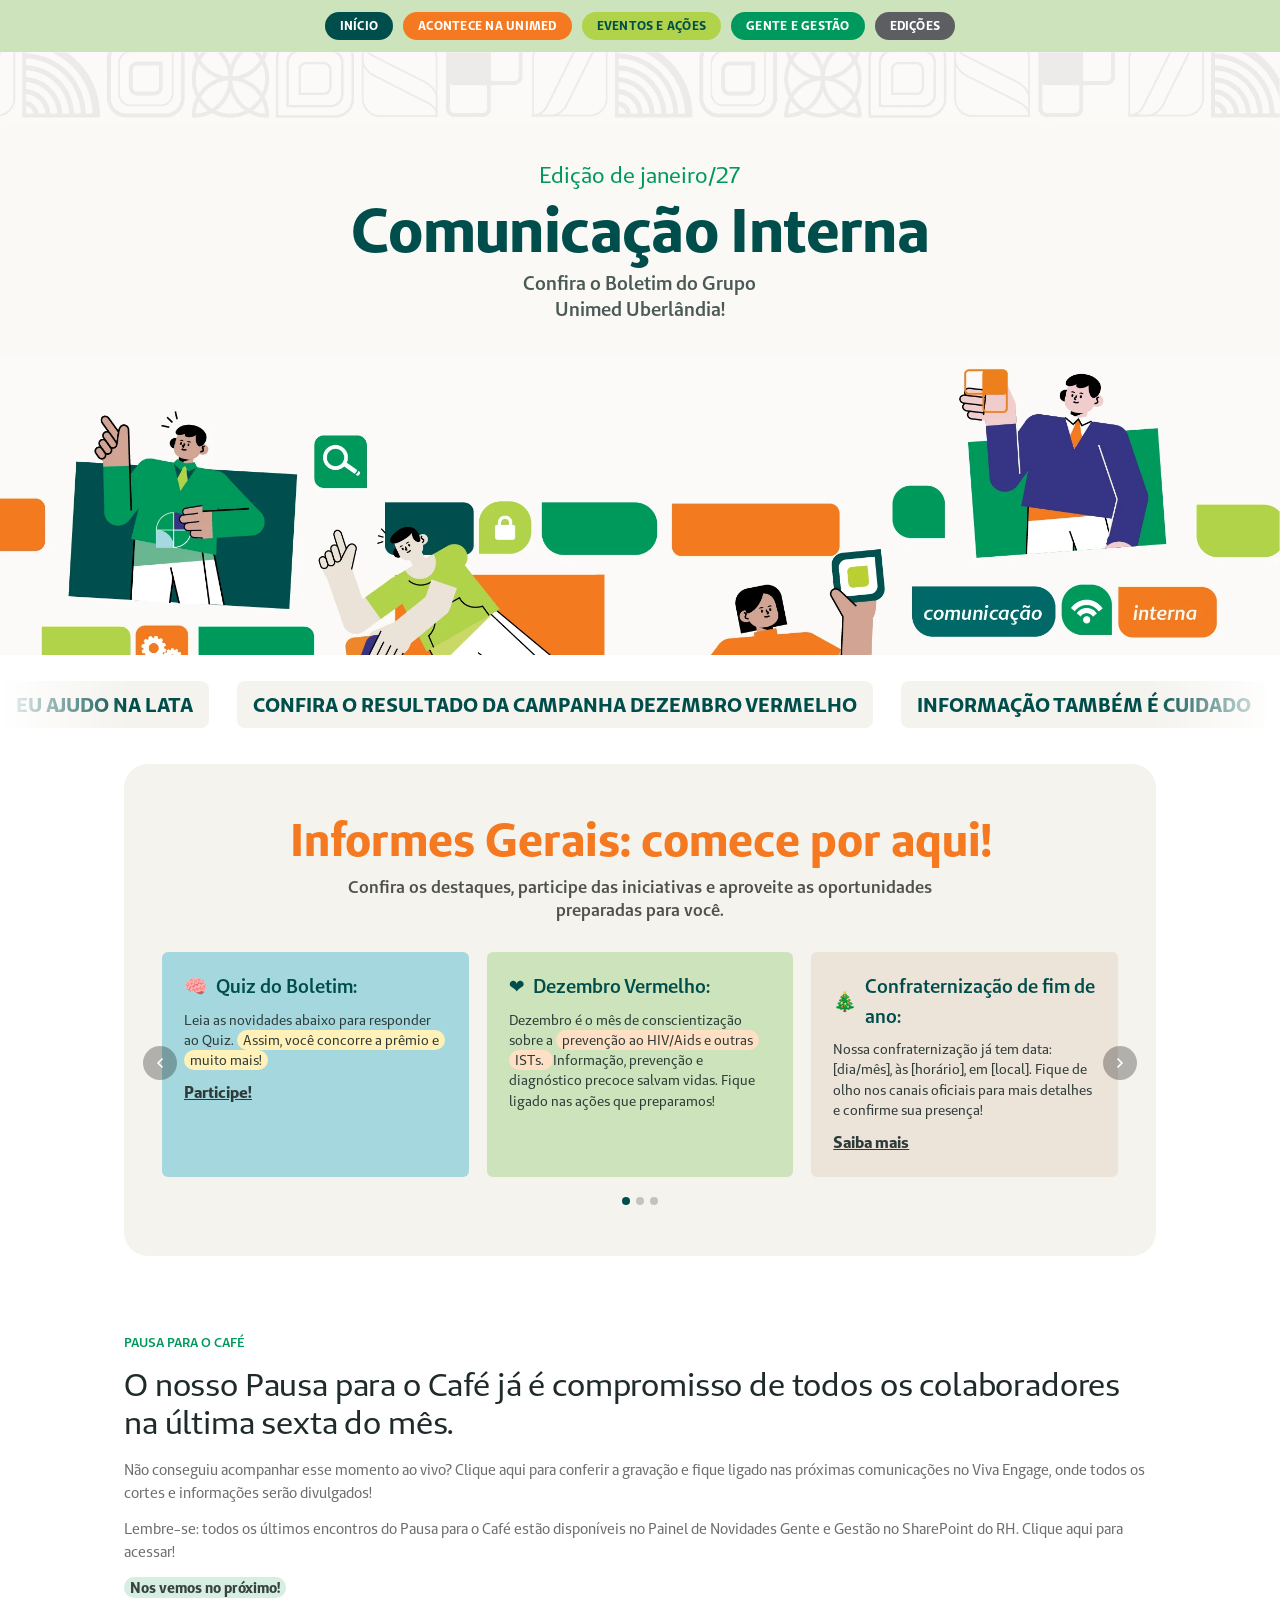
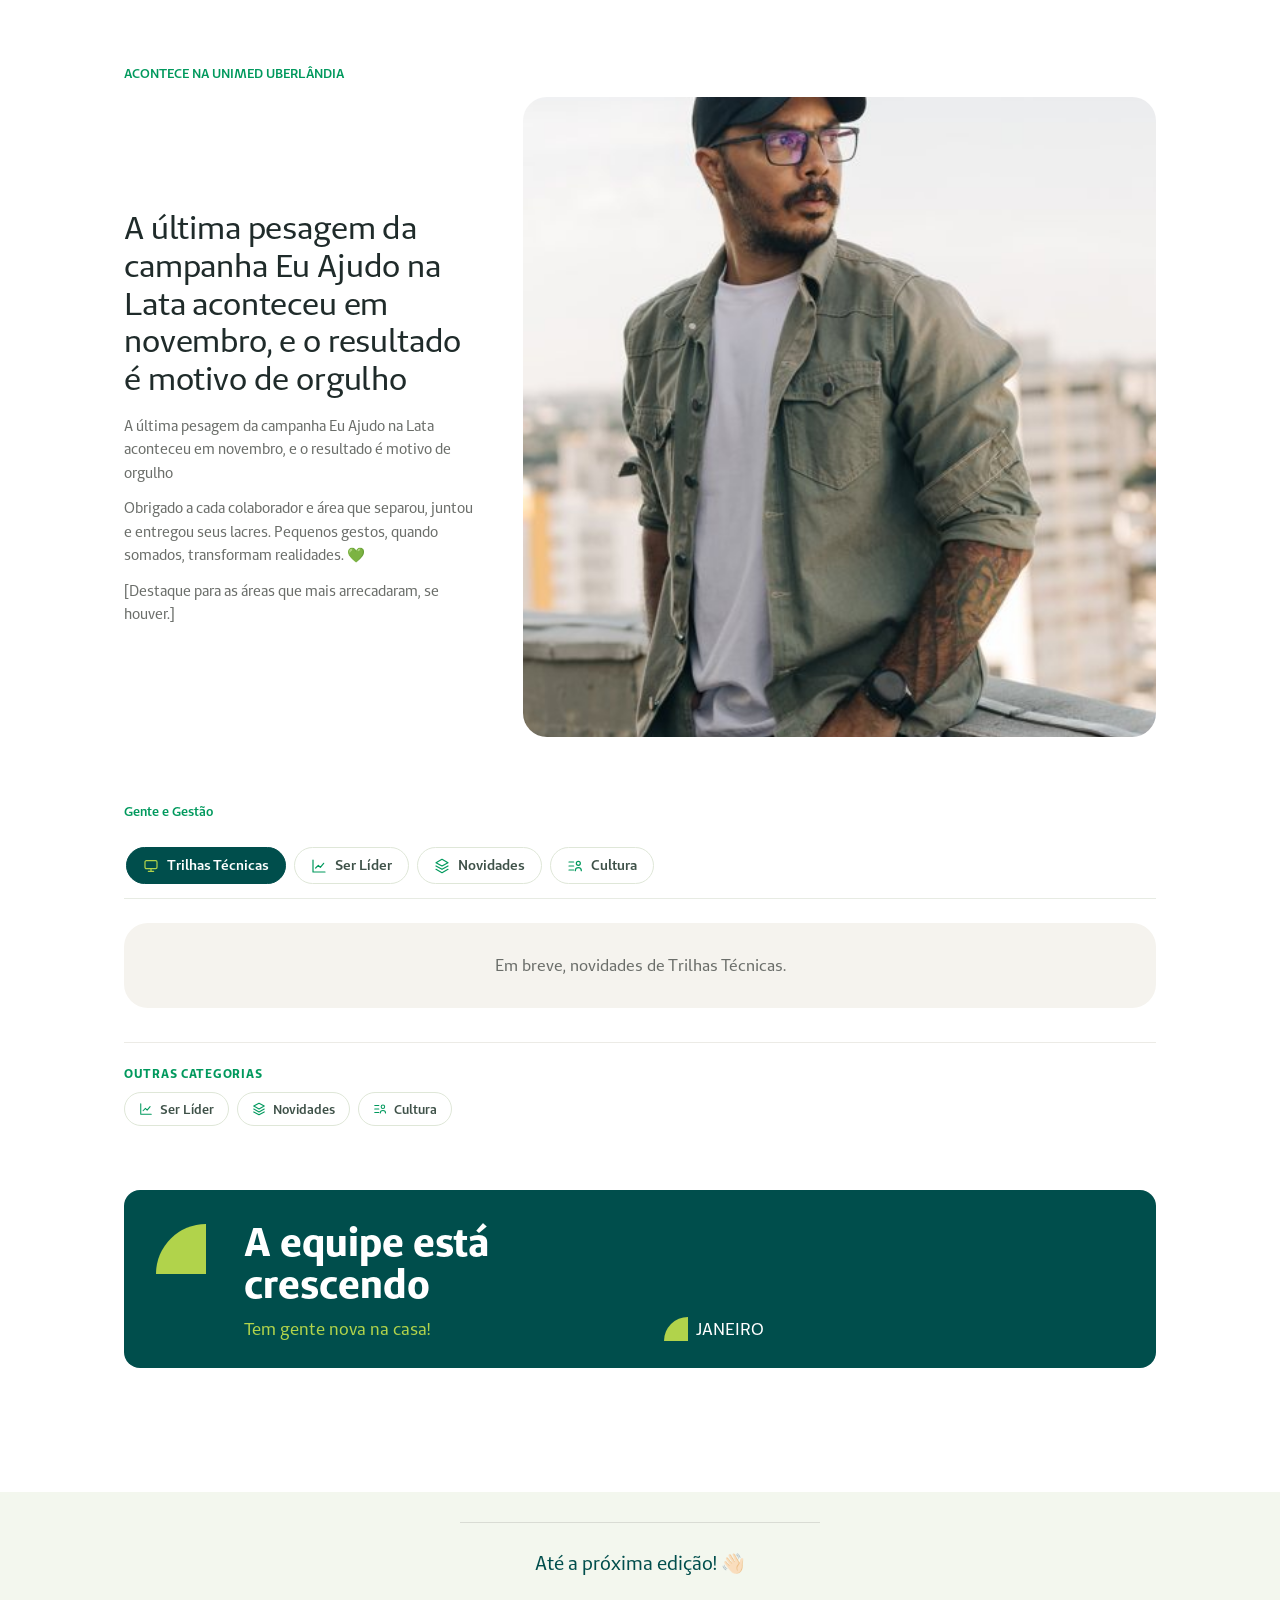
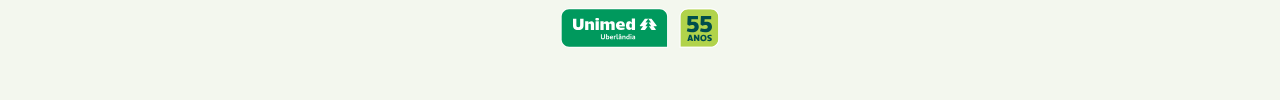
<file: index.html>
<!DOCTYPE html>
<html lang="pt-BR">
<head>
<meta charset="utf-8">
<meta name="viewport" content="width=device-width, initial-scale=1">
<title>Boletim de Comunicação Interna · Grupo Unimed Uberlândia</title>
<meta name="description" content="Boletim mensal de Comunicação Interna do Grupo Unimed Uberlândia.">
<link rel="preload" href="assets/img/capa.webp" as="image">
<link rel="stylesheet" href="boletim.css">
</head>
<body>
<div id="boletim"><div class="bl-aviso" style="background:none">Carregando o boletim…</div></div>
<script src="boletim.js"></script>
</body>
</html>
</file>
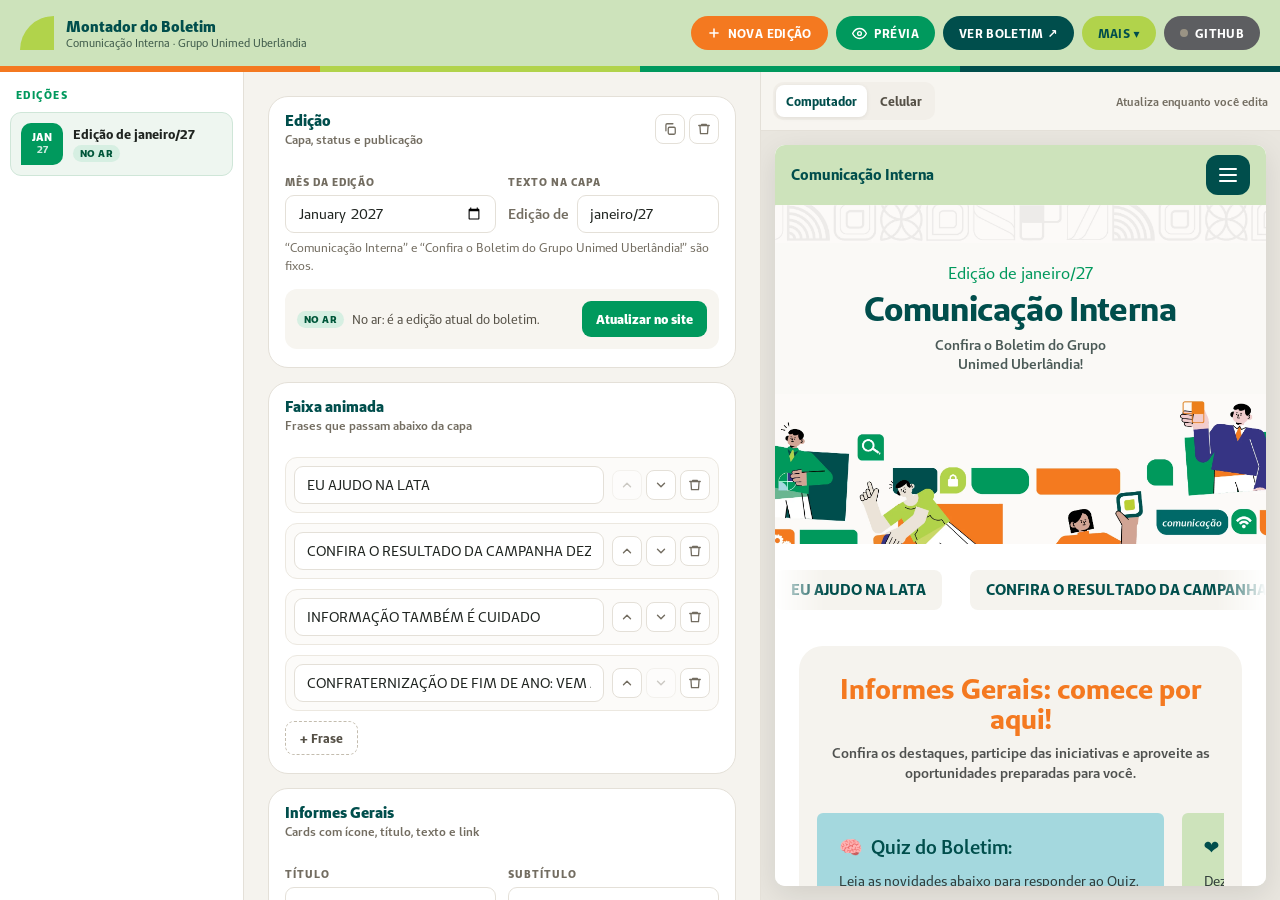
<file: montador.html>
<!DOCTYPE html>
<html lang="pt-BR">
<head>
<meta charset="utf-8">
<meta name="viewport" content="width=device-width, initial-scale=1">
<title>Montador do Boletim · Comunicação Interna</title>
<meta name="robots" content="noindex">
<style>
@font-face{font-family:'Unimed Sans';src:url('assets/fonts/UnimedSans-Regular.otf') format('opentype');font-weight:400}
@font-face{font-family:'Unimed Sans';src:url('assets/fonts/UnimedSans-SemiBold.otf') format('opentype');font-weight:600}
@font-face{font-family:'Unimed Sans';src:url('assets/fonts/UnimedSans-Bold.otf') format('opentype');font-weight:700}
@font-face{font-family:'Unimed Sans';src:url('assets/fonts/UnimedSans-ExtraBold.otf') format('opentype');font-weight:800}
*{margin:0;padding:0;box-sizing:border-box}
:root{--verde:#00995d;--petroleo:#004e4c;--lima:#b1d34b;--laranja:#f47920;--fundo:#f5f3ee;--borda:#e4e0d8;--rotulo:#736d61;--texto:#1f2420;--suave:#736d61}
html,body{height:100%}
body{font-family:'Unimed Sans',system-ui,sans-serif;background:var(--fundo);color:var(--texto);-webkit-font-smoothing:antialiased;font-size:14px;overflow:hidden}
button,input,select,textarea{font-family:inherit;font-size:inherit;color:inherit}
button{cursor:pointer}
a{color:var(--verde)}
.sr{position:absolute;width:1px;height:1px;overflow:hidden;clip:rect(0 0 0 0)}
::-webkit-scrollbar{width:10px;height:10px}::-webkit-scrollbar-thumb{background:#d8d4cc;border-radius:5px;border:2px solid transparent;background-clip:content-box}
:focus-visible{outline:3px solid rgba(0,153,93,.45);outline-offset:1px}

.app{display:flex;flex-direction:column;height:100vh}
.top{display:flex;align-items:center;justify-content:space-between;gap:16px;padding:0 20px;height:66px;background:#cde3bb;color:var(--petroleo);flex-shrink:0;position:relative}
.top:after{content:'';position:absolute;left:0;right:0;bottom:-6px;height:6px;background:linear-gradient(90deg,var(--laranja) 0 25%,var(--lima) 25% 50%,var(--verde) 50% 75%,var(--petroleo) 75%)}
.marca{display:flex;align-items:center;gap:12px;min-width:0}
.marca-ic svg{display:none}
.marca-ic{width:34px;height:34px;border-radius:100% 0 0 0;background:var(--lima);display:flex;align-items:center;justify-content:center;flex-shrink:0}
.marca b{display:block;font-size:15px;font-weight:800}
.marca span{display:block;font-size:11px;color:#3e5a4a}
.acoes{display:flex;align-items:center;gap:8px;flex-shrink:0}
.tb{display:inline-flex;align-items:center;gap:7px;height:34px;padding:0 16px;border-radius:999px;border:0;background:#5d5e61;color:#fff;font-weight:700;font-size:12px;letter-spacing:.03em;text-transform:uppercase;white-space:nowrap;text-decoration:none;transition:transform .15s,filter .15s}
.tb:hover{transform:translateY(-1px);filter:brightness(1.08)}
.tb.laranja{background:var(--laranja)}.tb.verde{background:var(--verde)}.tb.petroleo{background:var(--petroleo)}.tb.lima{background:var(--lima);color:var(--petroleo)}
.tb.on{background:var(--verde);color:#fff}.tb[aria-pressed=false]{background:#fff;color:var(--verde);box-shadow:inset 0 0 0 2px var(--verde)}
.tb.lima:hover{filter:brightness(1.05)}
.tb .dot{width:8px;height:8px;border-radius:50%;background:#9a9384}
.tb .dot.ok{background:var(--lima)}
.menu-wrap{position:relative}
.dropdown{position:absolute;right:0;top:44px;z-index:50;min-width:250px;background:#fff;color:var(--texto);border-radius:12px;box-shadow:0 18px 48px rgba(0,30,25,.25);padding:6px;display:none}
.dropdown.aberto{display:block}
.dropdown button,.dropdown a{display:flex;width:100%;align-items:center;gap:10px;border:0;background:none;text-align:left;padding:10px 12px;border-radius:8px;font-size:13px;font-weight:600;color:var(--texto);text-decoration:none}
.dropdown button:hover,.dropdown a:hover{background:#f4f2ec}
.dropdown hr{border:0;border-top:1px solid #eee;margin:4px 6px}

.shell{flex:1;display:flex;min-height:0;margin-top:6px}
.eds{width:244px;flex-shrink:0;background:#fff;border-right:1px solid var(--borda);display:flex;flex-direction:column;min-height:0}
.eds-cab{padding:16px 16px 10px;display:flex;justify-content:space-between;align-items:center}
.cap{font-size:10.5px;font-weight:800;color:var(--verde);letter-spacing:.12em;text-transform:uppercase}
.eds-lista{flex:1;overflow:auto;padding:0 10px 16px}
.ed{display:flex;align-items:center;gap:10px;width:100%;border:1px solid transparent;background:none;border-radius:11px;padding:10px;text-align:left;margin-bottom:4px}
.ed:hover{background:#f6f4ef}
.ed.sel{background:#eef6f0;border-color:#cfe6d8}
.ed-data{width:42px;height:42px;border-radius:10px;background:#f2efe9;display:flex;flex-direction:column;align-items:center;justify-content:center;flex-shrink:0;color:var(--petroleo)}
.ed.sel .ed-data{background:var(--verde);color:#fff;border-radius:10px 10px 10px 0}
.ed-data b{font-size:11px;font-weight:800;text-transform:uppercase;line-height:1}
.ed-data span{font-size:10px;font-weight:700;opacity:.8}
.ed-info{flex:1;min-width:0}
.ed-info b{display:block;font-size:13px;font-weight:700;white-space:nowrap;overflow:hidden;text-overflow:ellipsis}
.badge{display:inline-block;margin-top:3px;font-size:10px;font-weight:800;letter-spacing:.04em;text-transform:uppercase;padding:2px 7px;border-radius:999px}
.st-rascunho{background:#ece8e0;color:#555046}.st-espelho{background:#ffe7d2;color:#8a3d05}.st-online{background:#d6efe2;color:#00573a}.st-arquivada{background:#f2efe9;color:#736d61}

.editor{flex:1;overflow:auto;min-width:0}
.editor-in{max-width:780px;margin:0 auto;padding:24px 24px 120px}
.vazio{max-width:420px;margin:90px auto;text-align:center;color:var(--suave);line-height:1.6}
.vazio b{display:block;color:var(--petroleo);font-size:18px;margin-bottom:6px}
.card{background:#fff;border:1px solid var(--borda);border-radius:20px;margin-bottom:14px}
.card-cab{display:flex;align-items:center;gap:10px;padding:14px 16px}
.card-cab h2{font-size:15px;font-weight:800;color:var(--petroleo);flex:1;min-width:0}
.card-cab h2 small{display:block;font-size:12px;font-weight:600;color:var(--suave);white-space:nowrap;overflow:hidden;text-overflow:ellipsis;margin-top:2px}
.card-corpo{padding:0 16px 18px}
.chip{flex-shrink:0;font-size:10px;font-weight:800;letter-spacing:.06em;text-transform:uppercase;padding:4px 10px;border-radius:999px;background:var(--laranja);color:#fff}
.chip.t-gestao{background:var(--verde);color:#fff}.chip.t-caixas{background:var(--lima);color:var(--petroleo)}.chip.t-pessoas{background:var(--petroleo);color:#fff}
.bloco-cab{cursor:pointer;border-radius:16px}
.bloco-cab:hover{background:#faf9f6}
.ib{width:30px;height:30px;border-radius:8px;border:1px solid var(--borda);background:#fff;color:#736d61;display:inline-flex;align-items:center;justify-content:center;flex-shrink:0}
.ib:hover:not(:disabled){border-color:var(--verde);color:var(--verde)}
.ib:disabled{opacity:.35;cursor:default}
.ib.perigo:hover{border-color:#d64545;color:#d64545}
.grupo{display:flex;gap:4px;flex-shrink:0}
.campo{margin-top:14px}
.campo>label,.rot{display:block;font-size:10.5px;font-weight:800;color:var(--rotulo);letter-spacing:.09em;text-transform:uppercase;margin-bottom:6px}
.dica{font-size:12px;color:#736d61;margin-top:6px;line-height:1.5}
.linha{display:grid;grid-template-columns:1fr 1fr;gap:12px}
.linha3{display:grid;grid-template-columns:1fr 1fr 1fr;gap:12px}
input[type=text],input[type=url],input[type=month],input[type=password],select,textarea{width:100%;height:38px;padding:0 12px;border:1.5px solid var(--borda);border-radius:9px;background:#fff;outline:none;transition:border-color .15s}
textarea{height:auto;min-height:90px;padding:10px 12px;resize:vertical;line-height:1.5}
input:focus,select:focus,textarea:focus{border-color:var(--verde)}
.seg{display:flex;background:#f2efe9;border-radius:10px;padding:3px;gap:3px;flex-wrap:wrap}
.seg button{flex:1;border:0;background:none;border-radius:8px;padding:8px 10px;font-size:12.5px;font-weight:700;color:#555046;white-space:nowrap}
.seg button[aria-pressed=true]{background:#fff;color:var(--petroleo);box-shadow:0 1px 4px rgba(0,0,0,.08)}
.check{display:flex;align-items:center;gap:8px;font-weight:600;font-size:13px;cursor:pointer}
.check input{width:16px;height:16px;accent-color:var(--verde)}

.rt{border:1.5px solid var(--borda);border-radius:10px;background:#fff;transition:border-color .15s}
.rt:focus-within{border-color:var(--verde)}
.rt-bar{display:flex;flex-wrap:wrap;gap:2px;padding:5px;border-bottom:1px solid #efece6;background:#fbfaf7;border-radius:10px 10px 0 0}
.rt-bar button{min-width:30px;height:28px;border:0;border-radius:6px;background:none;font-weight:700;color:#555046;display:inline-flex;align-items:center;justify-content:center;gap:4px;padding:0 7px;font-size:13px}
.rt-bar button:hover{background:#efece6}
.rt-sep{width:1px;background:#e4e0d8;margin:4px 3px}
.rt-ed{min-height:96px;padding:12px 14px;line-height:1.6;outline:none;font-size:14px}
.rt-ed.curto{min-height:56px}
.rt-ed p{margin:0 0 10px}.rt-ed p:last-child{margin:0}
.rt-ed ul,.rt-ed ol{margin:6px 0 10px 20px}
.rt-ed:empty:before{content:attr(data-ph);color:#a8a294}
.rt-ed a{color:var(--verde);text-decoration:underline}
mark{color:inherit;padding:1px 5px;border-radius:9px}
mark.r-verde{background:#d6efe2}mark.r-lima{background:#e6f2bf}mark.r-laranja{background:#ffe0c4}mark.r-azul{background:#d7ebf2}mark.r-amarelo{background:#fff1b8}
.sw{width:14px;height:14px;border-radius:4px;display:inline-block}

.lista-itens>.item{border:1px solid #ece8e0;border-radius:12px;padding:12px;margin-top:10px;background:#fcfbf9}
.item-cab{display:flex;align-items:center;gap:8px;margin-bottom:4px}
.item-cab b{flex:1;font-size:12px;font-weight:800;color:var(--petroleo);text-transform:uppercase;letter-spacing:.05em}
.add{display:inline-flex;align-items:center;gap:7px;margin-top:10px;height:34px;padding:0 14px;border:1.5px dashed #c3bcae;border-radius:9px;background:none;font-weight:700;font-size:12.5px;color:#555046}
.add:hover:not(:disabled){border-color:var(--verde);color:var(--verde);background:#f4faf6}
.add:disabled{opacity:.45;cursor:default}
.midia{display:grid;grid-template-columns:64px 1fr;gap:10px;align-items:start}
.thumb{width:64px;height:64px;border-radius:9px;background:#f2efe9 center/cover no-repeat;display:flex;align-items:center;justify-content:center;color:#9a9384;overflow:hidden}
.flex{display:flex;gap:8px;align-items:center}
.flex>input{flex:1;min-width:0}
.mini{height:38px;padding:0 12px;border:1.5px solid var(--borda);border-radius:9px;background:#fff;font-weight:700;font-size:12.5px;color:#555046;white-space:nowrap;display:inline-flex;align-items:center;gap:6px}
.mini:hover{border-color:var(--verde);color:var(--verde)}
.pessoas{display:grid;grid-template-columns:repeat(auto-fill,minmax(210px,1fr));gap:10px;margin-top:10px}
.pessoa{border:1px solid #ece8e0;border-radius:12px;padding:10px;background:#fcfbf9}
.pessoa-topo{display:flex;gap:10px;align-items:center;margin-bottom:8px}
.pessoa .thumb{width:56px;height:56px;border-radius:12px;font-weight:800;color:var(--petroleo);background-color:#cde3bb}
.pessoa input{height:34px;font-size:13px;margin-top:6px}
.cat-bloco{border:1.5px solid #cfe3c0;border-radius:16px;padding:14px;margin-top:12px;background:#f6faf1}
.cat-cab{display:flex;gap:8px;align-items:center;padding-bottom:10px;border-bottom:1px solid #dcebd0;margin-bottom:6px}
.cat-cab>input{flex:1;min-width:0}
.cat-ic{width:38px;height:38px;border-radius:10px;background:#cde3bb;color:#004e4c;display:flex;align-items:center;justify-content:center;flex-shrink:0}
.cat-item{border:1px solid #e4e0d8;border-radius:12px;padding:12px;margin-top:10px;background:#fff}
.add-blocos{display:grid;grid-template-columns:repeat(auto-fill,minmax(170px,1fr));gap:10px;margin:6px 0 20px}
.add-bloco{border:1.5px dashed #c3bcae;border-radius:14px;background:none;padding:14px;text-align:left}
.add-bloco:hover{border-color:var(--verde);background:#f4faf6}
.add-bloco b{display:block;color:var(--petroleo);font-size:13.5px;margin-bottom:3px}
.add-bloco span{font-size:12px;color:var(--suave);line-height:1.4}
.titulo-sec{font-size:13px;font-weight:700;color:var(--laranja);letter-spacing:.12em;text-transform:uppercase;margin:26px 2px 10px}
.status-box{display:flex;flex-wrap:wrap;gap:8px;align-items:center;margin-top:14px;padding:12px;border-radius:12px;background:#f7f5f0}
.bt{height:36px;padding:0 14px;border-radius:9px;border:0;font-weight:800;font-size:13px;display:inline-flex;align-items:center;gap:7px}
.bt.verde{background:var(--verde);color:#fff}
.bt.laranja{background:var(--laranja);color:#fff}
.bt.cinza{background:#fff;color:#555046;border:1.5px solid var(--borda)}
.bt:hover{filter:brightness(1.05)}

.prev{width:var(--pw,520px);flex-shrink:0;border-left:1px solid var(--borda);background:#e9e6df;display:flex;flex-direction:column;min-height:0}
.prev.fechado{display:none}
.prev-bar{display:flex;align-items:center;justify-content:space-between;gap:8px;padding:10px 12px;border-bottom:1px solid var(--borda);background:#f7f5f0}
.prev-palco{flex:1;overflow:auto;display:flex;justify-content:center;padding:14px}
.prev iframe{border:0;background:#fff;border-radius:10px;box-shadow:0 8px 30px rgba(0,0,0,.1);height:100%;width:100%}
.prev.celular iframe{width:390px;flex-shrink:0}
.prev.celular{--pw:440px}

.modal-fundo{position:fixed;inset:0;background:rgba(10,30,25,.45);z-index:80;display:flex;align-items:center;justify-content:center;padding:20px}
.modal{background:#fff;border-radius:18px;width:min(560px,100%);max-height:90vh;overflow:auto;padding:24px;box-shadow:0 30px 80px rgba(0,0,0,.3)}
.modal h3{font-size:18px;color:var(--petroleo);margin-bottom:6px}
.modal p{color:var(--suave);line-height:1.55;font-size:13.5px}
.modal pre{background:#f4f2ec;border-radius:10px;padding:12px;font-size:11.5px;overflow:auto;white-space:pre-wrap;word-break:break-all;max-height:200px;margin-top:8px}
.modal-acoes{display:flex;justify-content:flex-end;gap:8px;margin-top:20px}
.login-fundo{position:fixed;inset:0;z-index:100;background:#cde3bb;display:flex;align-items:center;justify-content:center;padding:20px}
.login{position:relative;background:#fff;border-radius:22px;width:min(400px,100%);padding:34px 30px 24px;box-shadow:0 30px 70px rgba(0,60,40,.18)}
.login-folha{width:46px;height:46px;background:var(--lima);border-radius:100% 0 0 0;margin-bottom:16px}
.login h1{font-size:22px;color:var(--petroleo);font-weight:800}
.login>p{color:var(--suave);font-size:13px;margin:2px 0 18px}
.login label:not(.check){display:block;font-size:10.5px;font-weight:800;color:var(--rotulo);letter-spacing:.09em;text-transform:uppercase;margin:12px 0 6px}
.login input[type=text],.login input[type=password]{height:42px}
.login-erro{min-height:18px;margin-top:10px;text-align:center;color:#c2410c;font-weight:700;font-size:13px}
.login-admin{display:block;margin:8px auto 0;border:0;background:none;color:#736d61;font-size:12px;font-weight:700;text-decoration:underline}
.toast{position:fixed;left:50%;bottom:24px;transform:translateX(-50%);background:var(--petroleo);color:#fff;padding:12px 18px;border-radius:12px;font-weight:600;font-size:13.5px;z-index:90;box-shadow:0 12px 30px rgba(0,0,0,.25);max-width:min(560px,92vw);text-align:center}
.alerta{padding:10px 12px;border-radius:10px;background:#fff3e7;color:#8a3d05;font-size:12.5px;line-height:1.5;margin-top:10px}

@media (max-width:1180px){.prev{--pw:420px}}
@media (max-width:980px){.eds{display:none}.prev{position:fixed;inset:62px 0 0 auto;width:min(440px,100vw);z-index:30;box-shadow:-10px 0 30px rgba(0,0,0,.15)}.top .esconde{display:none}}
</style>
</head>
<body>
<div class="app">
  <header class="top">
    <div class="marca">
      <div class="marca-ic"><svg aria-hidden="true" width="0" height="0" viewBox="0 0 24 24" fill="none" stroke="#b1d34b" stroke-width="2.2" stroke-linecap="round" stroke-linejoin="round"><path d="M4 19.5A2.5 2.5 0 0 1 6.5 17H20"/><path d="M6.5 2H20v20H6.5A2.5 2.5 0 0 1 4 19.5v-15A2.5 2.5 0 0 1 6.5 2z"/></svg></div>
      <div><b>Montador do Boletim</b><span>Comunicação Interna · Grupo Unimed Uberlândia</span></div>
    </div>
    <div class="acoes">
      <button type="button" class="tb laranja" data-a="nova-edicao"><svg aria-hidden="true" width="14" height="14" viewBox="0 0 24 24" fill="none" stroke="currentColor" stroke-width="2.6" stroke-linecap="round"><path d="M12 5v14M5 12h14"/></svg>Nova edição</button>
      <button type="button" class="tb on" id="btn-previa" data-a="toggle-previa" aria-pressed="true"><svg aria-hidden="true" width="15" height="15" viewBox="0 0 24 24" fill="none" stroke="currentColor" stroke-width="2.2" stroke-linecap="round" stroke-linejoin="round"><path d="M1 12s4-8 11-8 11 8 11 8-4 8-11 8-11-8-11-8z"/><circle cx="12" cy="12" r="3"/></svg>Prévia</button>
      <a class="tb petroleo esconde" href="index.html" target="_blank" rel="noopener">Ver boletim ↗</a>
      <div class="menu-wrap">
        <button type="button" class="tb lima" data-a="menu" aria-expanded="false" aria-haspopup="true" id="btn-mais">Mais ▾</button>
        <div class="dropdown" id="menu-mais" role="menu">
          <button type="button" role="menuitem" data-a="equipe">Equipe (usuários e senhas)</button>
          <button type="button" role="menuitem" data-a="framer">Código para o Framer</button>
          <button type="button" role="menuitem" data-a="legados">Edições antigas (Framer)</button>
          <hr>
          <button type="button" role="menuitem" data-a="exportar">Baixar backup (.json)</button>
          <button type="button" role="menuitem" data-a="importar">Restaurar backup…</button>
          <button type="button" role="menuitem" data-a="baixar-site">Baixar dados.json do site</button>
          <button type="button" role="menuitem" data-a="buscar-site">Buscar a versão publicada</button>
        </div>
      </div>
      <button type="button" class="tb" data-a="github" id="btn-gh"><span class="dot" id="gh-dot"></span>GitHub</button>
    </div>
  </header>
  <div class="shell">
    <aside class="eds" aria-label="Edições">
      <div class="eds-cab"><span class="cap">Edições</span></div>
      <div class="eds-lista" id="lista-edicoes"></div>
    </aside>
    <main class="editor" id="editor"></main>
    <section class="prev" id="previa" aria-label="Prévia do boletim">
      <div class="prev-bar">
        <div class="seg" role="group" aria-label="Tamanho da prévia" style="flex:0 0 auto">
          <button type="button" data-a="prev-modo" data-v="desktop" aria-pressed="true">Computador</button>
          <button type="button" data-a="prev-modo" data-v="celular" aria-pressed="false">Celular</button>
        </div>
        <span style="font-size:11.5px;color:#736d61;font-weight:600" id="prev-info">Atualiza enquanto você edita</span>
      </div>
      <div class="prev-palco"><iframe id="frame" title="Prévia do boletim" src="index.html?preview=1"></iframe></div>
    </section>
  </div>
</div>
<input type="file" id="arquivo" accept="image/*" hidden>
<input type="file" id="arquivo-multi" accept="image/*" multiple hidden>
<input type="file" id="arquivo-json" accept=".json,application/json" hidden>
<div id="camada"></div>
<script src="boletim.js"></script>
<script src="montador.js"></script>
</body>
</html>
</file>
<file: boletim.css>
/* Boletim de Comunicação Interna — Grupo Unimed Uberlândia
   Estilos da página publicada. O montador usa esta mesma folha na prévia. */

@font-face{font-family:'Unimed Sans';src:url('assets/fonts/UnimedSans-Book.otf') format('opentype');font-weight:300;font-display:swap}
@font-face{font-family:'Unimed Sans';src:url('assets/fonts/UnimedSans-Regular.otf') format('opentype');font-weight:400;font-display:swap}
@font-face{font-family:'Unimed Sans';src:url('assets/fonts/UnimedSans-SemiBold.otf') format('opentype');font-weight:600;font-display:swap}
@font-face{font-family:'Unimed Sans';src:url('assets/fonts/UnimedSans-Bold.otf') format('opentype');font-weight:700;font-display:swap}
@font-face{font-family:'Unimed Sans';src:url('assets/fonts/UnimedSans-ExtraBold.otf') format('opentype');font-weight:800;font-display:swap}
@font-face{font-family:'Unimed Sans';src:url('assets/fonts/UnimedSans-Black.otf') format('opentype');font-weight:900;font-display:swap}

:root{
  --verde:#00995d; --verde-esc:#007a4b; --lima:#b1d34b; --petroleo:#004e4c; --laranja:#f47920;
  --p-verde:#cde3bb; --p-azul:#a4d8de; --p-amarelo:#ffe596; --p-rosa:#f1cdcd; --p-areia:#ece3d9; --p-lima:#e3efbe;
  --texto:#3c3f3d; --texto-suave:#6b6e6a; --fundo-suave:#f5f3ee; --rodape:#f3f7ee;
  --largura:1080px; --raio:24px;
}
*{box-sizing:border-box;margin:0;padding:0}
html{scroll-behavior:smooth}
body{font-family:'Unimed Sans',system-ui,-apple-system,'Segoe UI',sans-serif;color:var(--texto);background:#fff;-webkit-font-smoothing:antialiased;line-height:1.55}
img{display:block;max-width:100%}
a{color:var(--verde)}
button{font-family:inherit;cursor:pointer}
.bl-wrap{max-width:var(--largura);margin:0 auto;padding:0 24px}
.bl-sr{position:absolute;width:1px;height:1px;overflow:hidden;clip:rect(0 0 0 0);white-space:nowrap}

/* ---------- Menu ---------- */
.bl-menu{position:sticky;top:0;z-index:40;background:var(--p-verde)}
.bl-menu-in{display:flex;gap:10px;justify-content:flex-start;align-items:center;padding:12px 16px;overflow-x:auto;scrollbar-width:none}
.bl-menu-in::-webkit-scrollbar{display:none}
.bl-menu-in>:first-child{margin-left:auto}.bl-menu-in>:last-child{margin-right:auto}
.bl-pill{flex-shrink:0;border:0;border-radius:999px;padding:7px 15px;font-size:12px;font-weight:700;letter-spacing:.02em;text-transform:uppercase;text-decoration:none;line-height:1.2;transition:transform .15s,filter .15s;white-space:nowrap}
.bl-pill:hover{transform:translateY(-1px);filter:brightness(1.06)}
.bl-pill:focus-visible{outline:3px solid #fff;outline-offset:2px}
.bl-pill--inicio,.bl-pill--gentenova{background:var(--petroleo);color:#fff}
.bl-pill--acontece{background:var(--laranja);color:#fff}
.bl-pill--eventos{background:var(--lima);color:var(--petroleo)}
.bl-pill--gestao{background:var(--verde);color:#fff}
.bl-pill--edicoes{background:#5d5e61;color:#fff}
.bl-edicoes{position:relative;flex-shrink:0}
.bl-edicoes-painel{position:fixed;z-index:60;min-width:240px;max-height:60vh;overflow:auto;background:#fff;border-radius:16px;box-shadow:0 18px 48px rgba(0,40,30,.22);padding:10px;display:none}
.bl-edicoes-painel.aberto{display:block}
.bl-edicoes-painel h3{font-size:11px;letter-spacing:.12em;text-transform:uppercase;color:var(--verde);padding:6px 10px 8px}
.bl-edicoes-painel a{display:flex;justify-content:space-between;gap:12px;padding:10px 12px;border-radius:10px;text-decoration:none;color:var(--petroleo);font-weight:600;font-size:14px}
.bl-edicoes-painel a:hover{background:var(--fundo-suave)}
.bl-edicoes-painel a span{color:var(--texto-suave);font-weight:400;font-size:12px}
.bl-edicoes-painel a[aria-current]{background:#e9f3df}

/* Menu no celular: hambúrguer */
.bl-menu-topo{display:none}
.bl-burger{width:44px;height:40px;border:0;border-radius:12px;background:var(--petroleo);display:flex;flex-direction:column;align-items:center;justify-content:center;gap:4px;padding:0}
.bl-burger span{display:block;width:18px;height:2px;border-radius:2px;background:#fff;transition:transform .2s,opacity .2s}
.bl-burger:focus-visible{outline:3px solid #fff;outline-offset:2px}
.bl-menu.aberto .bl-burger span:nth-child(1){transform:translateY(6px) rotate(45deg)}
.bl-menu.aberto .bl-burger span:nth-child(2){opacity:0}
.bl-menu.aberto .bl-burger span:nth-child(3){transform:translateY(-6px) rotate(-45deg)}
@media (max-width:760px){
  .bl-menu-topo{display:flex;align-items:center;justify-content:space-between;padding:10px 16px}
  .bl-menu-marca{font-weight:700;color:var(--petroleo);font-size:15px}
  .bl-menu-in{display:none;flex-direction:column;align-items:stretch;gap:8px;padding:2px 16px 16px;overflow:visible}
  .bl-menu.aberto .bl-menu-in{display:flex}
  .bl-menu-in>:first-child,.bl-menu-in>:last-child{margin:0}
  .bl-pill{display:block;text-align:center;padding:12px 16px;font-size:13px}
  .bl-pill:hover{transform:none}
  .bl-edicoes,.bl-edicoes .bl-pill{width:100%}
}

/* ---------- Capa ---------- */
.bl-capa{background:#faf9f6;display:flex;flex-direction:column;align-items:center}
.bl-capa-padrao{width:100%;aspect-ratio:2401/130;background:url('assets/img/capa.webp') center top/100% auto no-repeat}
.bl-capa-txt{text-align:center;padding:clamp(18px,3vw,36px) 20px clamp(20px,3vw,34px);max-width:640px}
.bl-capa-ed{color:var(--verde);font-size:clamp(16px,1.9vw,22px);font-weight:400}
.bl-capa h1{color:var(--petroleo);font-size:clamp(34px,5.2vw,62px);font-weight:700;line-height:1.02;letter-spacing:-.01em;margin:6px 0 10px}
.bl-capa-sub{color:#4b5a57;font-weight:600;font-size:clamp(14px,1.6vw,19px);line-height:1.35}
.bl-capa-ilustra{width:100%;aspect-ratio:2401/560;background:url('assets/img/capa.webp') center bottom/100% auto no-repeat}
@media (max-width:640px){
  .bl-capa-padrao{aspect-ratio:auto;height:38px;background-size:702px auto;background-position:left top;background-repeat:repeat-x}
  .bl-capa-ilustra{aspect-ratio:auto;height:150px;background-size:640px auto;background-position:center bottom}
}

/* ---------- Faixa animada ---------- */
.bl-faixa{overflow:hidden;padding:26px 0 8px;-webkit-mask-image:linear-gradient(90deg,transparent,#000 10%,#000 90%,transparent);mask-image:linear-gradient(90deg,transparent,#000 10%,#000 90%,transparent)}
.bl-faixa-trilho{display:flex;gap:28px;width:max-content;animation:bl-rolar var(--dur,40s) linear infinite}
.bl-faixa:hover .bl-faixa-trilho{animation-play-state:paused}
.bl-faixa-item{flex-shrink:0;background:var(--fundo-suave);color:var(--petroleo);font-weight:700;font-size:clamp(15px,1.7vw,20px);text-transform:uppercase;padding:8px 16px;border-radius:8px;white-space:nowrap}
@keyframes bl-rolar{to{transform:translateX(calc(-50% - 14px))}}
@media (prefers-reduced-motion:reduce){.bl-faixa-trilho{animation:none}.bl-faixa{overflow-x:auto}}

/* ---------- Informes Gerais ---------- */
.bl-informes{background:var(--fundo-suave);border-radius:var(--raio);padding:clamp(28px,4vw,52px) clamp(18px,3vw,36px);margin:28px 0 12px;text-align:center}
.bl-informes h2{color:var(--laranja);font-size:clamp(28px,4vw,46px);font-weight:700;line-height:1.08}
.bl-informes-sub{color:#4f514f;font-weight:600;font-size:clamp(14px,1.5vw,17px);max-width:620px;margin:10px auto 26px;line-height:1.4}
.bl-cards{position:relative}
.bl-cards-trilho{display:flex;gap:18px;overflow-x:auto;scroll-snap-type:x mandatory;scroll-behavior:smooth;padding:4px 2px 14px;scrollbar-width:none}
.bl-cards-trilho::-webkit-scrollbar{display:none}
.bl-card{flex:0 0 calc((100% - 18px)/2);scroll-snap-align:start;text-align:left;border-radius:6px 6px 6px 6px;padding:20px 22px 22px;min-height:160px;color:#2e3a38}
.bl-card h3{font-size:19px;font-weight:600;color:var(--petroleo);margin-bottom:8px;display:flex;gap:8px;align-items:center}
.bl-card-txt{font-size:13.5px;line-height:1.5}
.bl-card a{color:inherit;font-weight:700}
.bl-card-link{display:inline-block;margin-top:10px;font-weight:700;text-decoration:underline}
@media (min-width:900px){.bl-card{flex-basis:calc((100% - 36px)/3)}}
@media (max-width:600px){.bl-card{flex-basis:86%}}
.bl-cor-azul{background:var(--p-azul)}.bl-cor-amarelo{background:var(--p-amarelo)}.bl-cor-verde{background:var(--p-verde)}
.bl-cor-rosa{background:var(--p-rosa)}.bl-cor-areia{background:var(--p-areia)}.bl-cor-lima{background:var(--p-lima)}
.bl-seta{position:absolute;top:50%;transform:translateY(-50%);width:34px;height:34px;border-radius:50%;border:0;background:rgba(0,0,0,.28);color:#fff;display:flex;align-items:center;justify-content:center;z-index:3;transition:background .15s}
.bl-seta:hover{background:rgba(0,0,0,.45)}
.bl-seta:focus-visible{outline:3px solid var(--verde);outline-offset:2px}
.bl-seta--esq{left:8px}.bl-seta--dir{right:8px}
.bl-cards .bl-seta{top:calc(50% - 14px)}.bl-cards .bl-seta--esq{left:-17px}.bl-cards .bl-seta--dir{right:-17px}
@media (max-width:600px){.bl-cards .bl-seta{display:none}}
.bl-pontos{display:flex;gap:6px;justify-content:center;margin-top:6px}
.bl-ponto{width:8px;height:8px;border-radius:50%;border:0;background:rgba(0,0,0,.2);padding:0}
.bl-ponto[aria-current="true"]{background:var(--petroleo)}

/* ---------- Seções ---------- */
.bl-secao{padding:clamp(36px,5vw,64px) 0 0;scroll-margin-top:70px}
.bl-secao-nome{color:var(--verde);font-size:13px;font-weight:600;margin-bottom:14px}
.bl-noticia{display:grid;grid-template-columns:minmax(0,1.05fr) minmax(0,1fr);gap:clamp(22px,3.4vw,44px);align-items:center}
.bl-noticia.vertical{grid-template-columns:minmax(0,.72fr) minmax(0,1.28fr)}
.bl-noticia.disp-direita .bl-midia{order:2}
.bl-noticia.disp-acima,.bl-noticia.disp-texto{grid-template-columns:minmax(0,1fr)}
.bl-noticia.disp-acima .bl-corpo{max-width:820px}
@media (max-width:760px){.bl-noticia,.bl-noticia.vertical{grid-template-columns:minmax(0,1fr)}.bl-noticia.disp-direita .bl-midia{order:0}}
.bl-titulo{color:#1f2b2a;font-size:clamp(24px,2.8vw,32px);font-weight:400;line-height:1.18;letter-spacing:-.005em;margin-bottom:16px}
.bl-tag{display:inline-block;background:#fdf3a8;color:#4b4a2c;font-size:10.5px;font-weight:700;letter-spacing:.04em;text-transform:uppercase;padding:5px 11px;border-radius:999px;margin-bottom:14px}
.bl-texto{font-size:14.5px;line-height:1.62;color:var(--texto-suave)}
.bl-texto p{margin:0 0 12px}.bl-texto p:last-child{margin-bottom:0}
.bl-texto ul,.bl-texto ol{margin:6px 0 12px 20px}.bl-texto li{margin-bottom:4px}
.bl-texto strong,.bl-texto b{color:#384240;font-weight:700}
.bl-texto a{color:var(--verde);font-weight:600}
mark{color:inherit;padding:1px 6px;border-radius:10px;-webkit-box-decoration-break:clone;box-decoration-break:clone}
mark.r-verde{background:#d6efe2}mark.r-lima{background:#e6f2bf}mark.r-laranja{background:#ffe0c4}mark.r-azul{background:#d7ebf2}mark.r-amarelo{background:#fff1b8}
.bl-destaque{margin:18px 0 0;padding:16px 18px;border-radius:14px;border-left:4px solid;font-size:14px;line-height:1.55}
.bl-destaque.c-verde{background:#eef6f0;border-color:var(--verde);color:#0b5a3b}
.bl-destaque.c-lima{background:#f3f8e1;border-color:#9fbe3a;color:#3e5410}
.bl-destaque.c-laranja{background:#fff3e7;border-color:var(--laranja);color:#8a3d05}
.bl-destaque.c-azul{background:#eaf4f7;border-color:#2f7d9a;color:#1c5366}
.bl-destaque.c-petroleo{background:var(--petroleo);border-color:var(--lima);color:#fff}
.bl-destaque a{color:inherit;font-weight:700}
.bl-botoes{display:flex;flex-wrap:wrap;gap:10px;margin-top:20px}
.bl-btn{display:inline-flex;align-items:center;gap:8px;padding:11px 20px;border-radius:999px;font-weight:700;font-size:14px;text-decoration:none;transition:transform .15s,box-shadow .2s}
.bl-btn:hover{transform:translateY(-1px);box-shadow:0 8px 20px rgba(0,60,40,.16)}
.bl-btn:focus-visible{outline:3px solid var(--petroleo);outline-offset:2px}
.bl-btn.b-verde{background:var(--verde);color:#fff}
.bl-btn.b-laranja{background:var(--laranja);color:#fff}
.bl-btn.b-petroleo{background:var(--petroleo);color:#fff}
.bl-btn.b-lima{background:var(--lima);color:var(--petroleo)}
.bl-btn.b-contorno{background:#fff;color:var(--verde);box-shadow:inset 0 0 0 2px var(--verde)}

/* ---------- Mídia ---------- */
.bl-midia{min-width:0}
.bl-midia-uma img,.bl-midia-uma video{width:100%;height:auto;max-height:640px;object-fit:cover;border-radius:var(--raio)}
.bl-midia-duas{display:grid;grid-template-columns:1fr 1fr;gap:12px}
.bl-midia-duas img,.bl-midia-duas .bl-video{width:100%;height:100%;aspect-ratio:4/5;object-fit:cover;border-radius:18px}
.bl-video{position:relative;width:100%;aspect-ratio:16/9;border-radius:var(--raio);overflow:hidden;background:#0d1f1c}
.bl-video.vertical{aspect-ratio:9/16;max-width:380px;margin:0 auto}
.bl-video iframe,.bl-video video{position:absolute;inset:0;width:100%;height:100%;border:0;object-fit:cover}
.bl-video-link{display:flex;align-items:center;justify-content:center;gap:10px;color:#fff;text-decoration:none;font-weight:700;position:absolute;inset:0}
.bl-legenda{font-size:12px;color:var(--texto-suave);margin-top:8px;text-align:center}
.bl-carrossel{position:relative;border-radius:var(--raio);overflow:hidden;background:#eef0ec;aspect-ratio:var(--ar,4/3)}
.bl-carrossel-trilho{display:flex;height:100%;transition:transform .55s cubic-bezier(.3,.7,.2,1)}
.bl-slide{flex:0 0 100%;height:100%;position:relative}
.bl-slide img{width:100%;height:100%;object-fit:cover}
.bl-slide .bl-video{border-radius:0;height:100%;aspect-ratio:auto}
.bl-carrossel .bl-pontos{position:absolute;left:50%;bottom:12px;transform:translateX(-50%);background:rgba(255,255,255,.75);padding:5px 8px;border-radius:999px;margin:0}
.bl-carrossel .bl-ponto{width:7px;height:7px}
.bl-vazio-midia{border-radius:var(--raio);background:repeating-linear-gradient(135deg,#f1f0ec 0 12px,#e9e7e1 12px 24px);aspect-ratio:4/3;display:flex;align-items:center;justify-content:center;color:#9a958a;font-size:13px;font-weight:600}

/* ---------- Gente e Gestão ---------- */
.bl-abas-wrap{position:sticky;top:52px;z-index:20;background:#fff;display:flex;align-items:center;gap:8px;padding:10px 0 12px;margin-bottom:24px;border-bottom:1px solid #e7ebe3}
.bl-abas{flex:1;min-width:0;display:flex;gap:8px;overflow-x:auto;scrollbar-width:none;padding:2px}
.bl-abas::-webkit-scrollbar{display:none}
.bl-abas-wrap.tem-dir .bl-abas{-webkit-mask-image:linear-gradient(90deg,#000 calc(100% - 36px),transparent);mask-image:linear-gradient(90deg,#000 calc(100% - 36px),transparent)}
.bl-abas-wrap.tem-esq .bl-abas{-webkit-mask-image:linear-gradient(90deg,transparent,#000 36px);mask-image:linear-gradient(90deg,transparent,#000 36px)}
.bl-abas-wrap.tem-esq.tem-dir .bl-abas{-webkit-mask-image:linear-gradient(90deg,transparent,#000 36px,#000 calc(100% - 36px),transparent);mask-image:linear-gradient(90deg,transparent,#000 36px,#000 calc(100% - 36px),transparent)}
.bl-aba{flex-shrink:0;display:inline-flex;align-items:center;gap:8px;white-space:nowrap;border:1.5px solid #dfe7d8;background:#fff;color:#3e5148;border-radius:999px;padding:9px 16px;font-size:14px;font-weight:600;line-height:1.2;transition:background .18s,border-color .18s,color .18s}
.bl-aba:hover{border-color:var(--verde);color:var(--petroleo)}
.bl-aba svg{flex-shrink:0;color:var(--verde)}
.bl-aba-n{font-size:11px;font-weight:700;background:#eef3e9;color:#5d6b62;border-radius:999px;padding:1px 7px;min-width:20px;text-align:center}
.bl-aba[aria-selected="true"]{background:var(--petroleo);border-color:var(--petroleo);color:#fff}
.bl-aba[aria-selected="true"] svg{color:var(--lima)}
.bl-aba[aria-selected="true"] .bl-aba-n{background:var(--lima);color:var(--petroleo)}
.bl-aba:focus-visible{outline:3px solid var(--verde);outline-offset:2px}
.bl-abas-seta{display:none;width:36px;height:36px;flex-shrink:0;border-radius:50%;border:1.5px solid #dfe7d8;background:#fff;color:var(--petroleo);align-items:center;justify-content:center;transition:border-color .15s}
.bl-abas-seta:hover{border-color:var(--verde)}
.bl-abas-wrap.tem-esq .bl-abas-seta--esq,.bl-abas-wrap.tem-dir .bl-abas-seta--dir{display:inline-flex}
@media (max-width:760px){
  .bl-abas-wrap{top:60px;padding:8px 0 10px}
  .bl-abas-seta{display:none!important}
  .bl-aba{padding:8px 14px;font-size:13.5px}
}
.bl-outras{display:flex;flex-wrap:wrap;align-items:center;gap:8px;margin-top:34px;padding-top:22px;border-top:1px solid #ecebe6}
.bl-outras>span{width:100%;font-size:12px;font-weight:700;color:var(--verde);letter-spacing:.06em;text-transform:uppercase}
.bl-outra{display:inline-flex;align-items:center;gap:7px;border:1.5px solid #dfe7d8;background:#fff;color:#3e5148;font-size:13px;font-weight:600;padding:8px 14px;border-radius:999px;transition:border-color .15s,color .15s}
.bl-outra svg{color:var(--verde)}
.bl-outra:hover{border-color:var(--verde);color:var(--petroleo)}
.bl-outra:focus-visible{outline:3px solid var(--verde);outline-offset:2px}
@media (max-width:760px){
  .bl-abas{top:62px;grid-template-columns:repeat(2,minmax(0,1fr));border-radius:20px;gap:4px;padding:5px}
  .bl-aba{justify-content:flex-start;text-align:left;border-radius:14px;padding:9px 10px;font-size:13px;min-height:40px}
  .bl-aba[aria-selected="true"]{box-shadow:0 2px 8px rgba(0,60,40,.1)}
}
.bl-gestao-item+.bl-gestao-item{margin-top:44px;padding-top:40px;border-top:1px solid #ecebe6}
.bl-gestao-vazio{padding:30px;text-align:center;color:var(--texto-suave);background:var(--fundo-suave);border-radius:var(--raio)}

/* ---------- Caixas (Giro ESG) ---------- */
.bl-caixas{display:grid;gap:14px}
.bl-caixa{display:flex;align-items:center;gap:22px;background:var(--p-verde);border-radius:18px;padding:22px 28px}
.bl-caixa-marca{flex-shrink:0;min-width:44px;font-size:clamp(38px,4.6vw,56px);line-height:1;color:var(--petroleo);font-weight:400;text-align:center}
.bl-caixa-barra{flex-shrink:0;width:3px;align-self:stretch;background:var(--laranja);border-radius:2px;margin:4px 0}
.bl-caixa-txt{font-size:14.5px;line-height:1.6;color:#21604a}
.bl-caixa-txt strong,.bl-caixa-txt b{color:#0f4a36}
.bl-caixa-txt a{color:var(--petroleo);font-weight:700}
.bl-caixas.c-azul .bl-caixa{background:var(--p-azul)}.bl-caixas.c-amarelo .bl-caixa{background:var(--p-amarelo)}.bl-caixas.c-areia .bl-caixa{background:var(--p-areia)}
@media (max-width:560px){.bl-caixa{padding:18px;gap:14px}}

/* ---------- Gente nova / Novos líderes ---------- */
.bl-pessoas-topo{position:relative;border-radius:16px;padding:30px clamp(20px,4vw,40px) 26px clamp(84px,12vw,120px);color:#fff;overflow:hidden}
.bl-pessoas-topo.c-verde{background:var(--verde)}
.bl-pessoas-topo.c-petroleo{background:var(--petroleo)}
.bl-pessoas-topo.c-laranja{background:var(--laranja)}
.bl-pessoas-topo.c-lima{background:var(--lima);color:var(--petroleo)}
.bl-folha{position:absolute;background:var(--lima);border-radius:100% 0 0 0}
.bl-pessoas-topo .bl-folha{left:clamp(20px,3vw,32px);top:34px;width:clamp(40px,5vw,50px);height:clamp(40px,5vw,50px)}
.bl-pessoas-topo.c-lima .bl-folha{background:var(--verde)}
.bl-pessoas-topo h2{font-size:clamp(28px,3.6vw,40px);font-weight:700;line-height:1.05;max-width:360px}
.bl-pessoas-linha{display:flex;flex-wrap:wrap;justify-content:space-between;align-items:center;gap:10px 30px;margin-top:12px;max-width:520px}
.bl-pessoas-sub{color:var(--lima);font-size:17px}
.bl-pessoas-topo.c-lima .bl-pessoas-sub{color:var(--petroleo)}
.bl-pessoas-mes{display:flex;align-items:center;gap:8px;font-size:17px;text-transform:uppercase}
.bl-pessoas-mes i{display:block;width:24px;height:24px;background:var(--lima);border-radius:100% 0 0 0}
.bl-pessoas-topo.c-lima .bl-pessoas-mes i{background:var(--verde)}
.bl-grade{display:grid;justify-content:center;grid-template-columns:repeat(3,minmax(0,1fr));gap:40px 24px;padding:44px 0 8px}
.bl-grade.so1{grid-template-columns:minmax(0,220px)}
.bl-grade.so2{grid-template-columns:repeat(2,minmax(0,220px))}
@media (min-width:900px){.bl-grade.mais{grid-template-columns:repeat(4,minmax(0,1fr))}}
@media (max-width:560px){.bl-grade,.bl-grade.mais{grid-template-columns:repeat(2,minmax(0,1fr));gap:28px 14px}}
.bl-pessoa{text-align:center}
.bl-foto{position:relative;width:min(128px,100%);aspect-ratio:1;margin:0 auto 14px;border-radius:18px;overflow:hidden;background:var(--p-verde)}
.bl-foto img{width:100%;height:100%;object-fit:cover}
.bl-foto .bl-iniciais{width:100%;height:100%;display:flex;align-items:center;justify-content:center;font-size:34px;font-weight:700;color:var(--petroleo)}
.bl-foto .bl-folha{left:0;bottom:0;width:24%;height:24%;border-radius:0 100% 0 0}
.bl-pessoa-nome{color:var(--verde);font-weight:700;font-size:14px;line-height:1.3;text-transform:uppercase}
.bl-pessoa-cargo{color:#9fbe3a;font-size:11px;line-height:1.35;text-transform:uppercase;margin-top:4px}
.bl-lideres .bl-pessoa-nome{color:var(--petroleo)}
.bl-faixa-grupo{margin:34px auto 0;max-width:620px;background:var(--lima);border-radius:0 0 16px 16px;padding:22px 30px;display:flex;justify-content:center}
.bl-faixa-grupo img{width:min(320px,100%);height:auto}

/* ---------- Rodapé ---------- */
.bl-rodape{background:var(--rodape);margin-top:clamp(48px,6vw,72px);padding:30px 24px 40px;text-align:center}
.bl-rodape hr{border:0;border-top:1px solid #d9dcd4;max-width:360px;margin:0 auto 26px}
.bl-rodape-txt{color:var(--petroleo);font-size:19px;margin-bottom:18px}
.bl-rodape-logos{display:flex;justify-content:center;align-items:center;gap:12px}
.bl-rodape-logos img{height:64px;width:auto}
.bl-rodape-ans{height:22px!important;margin-top:12px;display:inline-block!important;opacity:.85}

/* ---------- Estados ---------- */
.bl-aviso{max-width:520px;margin:80px auto;padding:30px;text-align:center;color:var(--texto-suave);background:var(--fundo-suave);border-radius:var(--raio)}
.bl-tarja-espelho{background:var(--laranja);color:#fff;text-align:center;font-size:12px;font-weight:700;letter-spacing:.06em;text-transform:uppercase;padding:7px}
</file>
